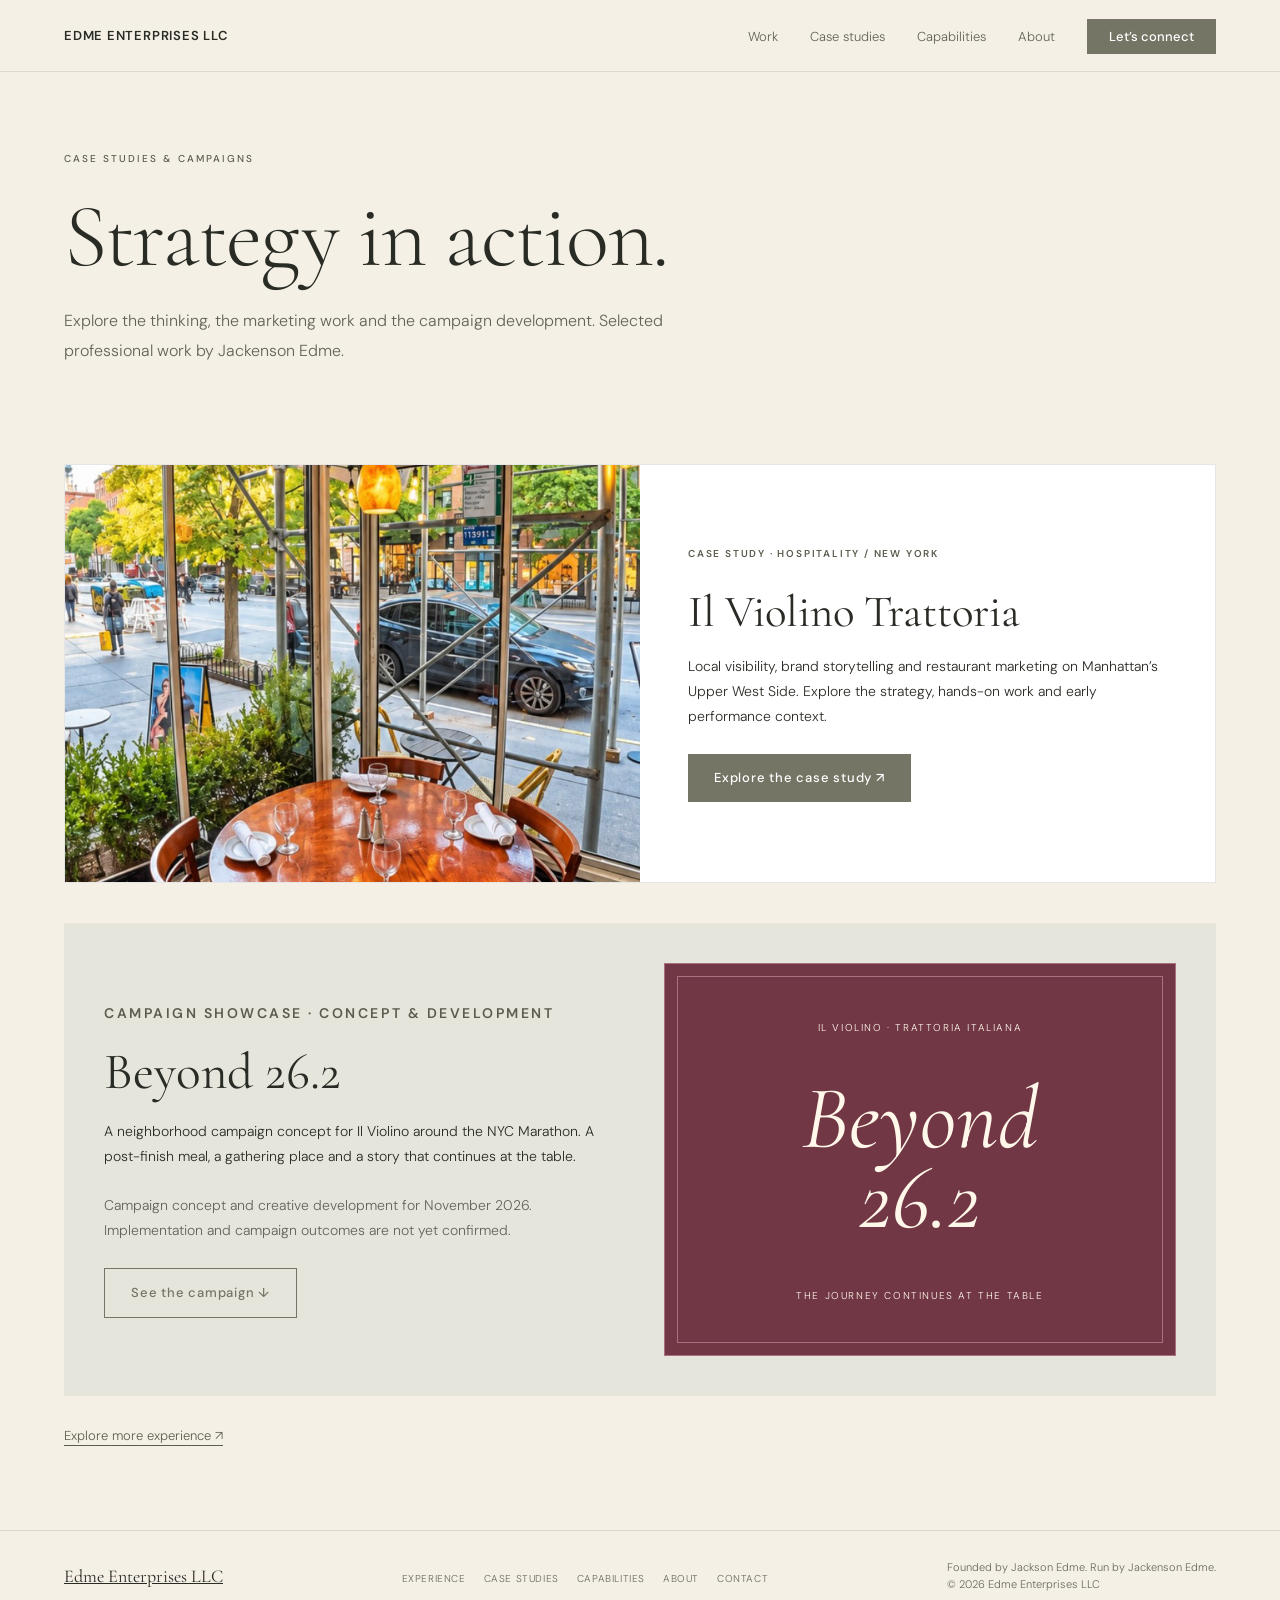
<file: casestudy/index.html>
<!DOCTYPE html>
<html lang="en">
<head>
<meta charset="UTF-8">
<meta name="viewport" content="width=device-width,initial-scale=1">
<title>Case Studies & Campaigns — Edme Enterprises LLC</title>
<meta name="description" content="Selected marketing work and campaign development, featuring Il Violino Trattoria and the Beyond 26.2 marathon concept.">
<meta name="theme-color" content="#747565">
<link rel="preconnect" href="https://fonts.googleapis.com">
<link rel="preconnect" href="https://fonts.gstatic.com" crossorigin>
<link href="https://fonts.googleapis.com/css2?family=Cormorant+Garamond:ital,wght@0,300;0,400;0,600;1,300;1,400;1,600&family=DM+Sans:opsz,wght@9..40,300;9..40,400;9..40,500;9..40,600&display=swap" rel="stylesheet">
<link rel="stylesheet" href="../assets/site.css">
<noscript>
<style>.reveal,.hero-tag,.hero-meta,.hero-actions,.name-inner{opacity:1!important;transform:none!important}</style>
</noscript>
<script src="../assets/site.js" defer>
</script>
</head>
<body>
<a class="skip-link" href="#main">Skip to content</a>
<div id="progress" aria-hidden="true">
</div>
<nav aria-label="Main navigation">
<a href="../index.html" class="nav-logo">Edme Enterprises LLC</a>
<button class="mobile-menu" type="button" aria-expanded="false" aria-controls="navigation">Menu</button>
<ul class="nav-links" id="navigation">
<li>
<a href="../index.html#work">Work</a>
</li>
<li>
<a href="index.html">Case studies</a>
</li>
<li>
<a href="../index.html#capabilities">Capabilities</a>
</li>
<li>
<a href="../index.html#about">About</a>
</li>
<li>
<a href="../index.html#contact" class="nav-cta">Let’s connect</a>
</li>
</ul>
</nav>
<main id="main">
<header class="subpage-intro">
<p class="sec-label reveal">Case studies &amp; campaigns</p>
<h1 class="reveal">Strategy in action.</h1>
<p class="section-intro reveal">Explore the thinking, the marketing work and the campaign development. Selected professional work by Jackenson Edme.</p>
</header>
<section class="subpage-main">
<article class="featured-case reveal">
<a class="featured-image" href="il-violino/index.html">
<img src="il-violino/il-violino-hero.png" alt="A table inside Il Violino Trattoria" width="1034" height="750">
</a>
<div class="featured-copy">
<p class="case-org">Case study · Hospitality / New York</p>
<h3>Il Violino Trattoria</h3>
<p>Local visibility, brand storytelling and restaurant marketing on Manhattan’s Upper West Side. Explore the strategy, hands-on work and early performance context.</p>
<div class="feature-actions">
<a class="btn btn-navy" href="il-violino/index.html">Explore the case study ↗</a>
</div>
</div>
</article>
<article class="campaign-feature reveal" id="campaign">
<div>
<p class="case-org">Campaign showcase · Concept &amp; development</p>
<h2>Beyond 26.2</h2>
<p>A neighborhood campaign concept for Il Violino around the NYC Marathon. A post-finish meal, a gathering place and a story that continues at the table.</p>
<p class="section-intro">Campaign concept and creative development for November 2026. Implementation and campaign outcomes are not yet confirmed.</p>
<div class="feature-actions">
<a class="btn btn-outline" href="il-violino/index.html#marathon">See the campaign ↓</a>
</div>
</div>
<div class="campaign-poster" aria-label="Beyond 26.2 campaign concept">
<small>Il Violino · Trattoria Italiana</small>
<p class="poster-title">Beyond<br>26.2</p>
<small>The journey continues at the table</small>
</div>
</article>
<p class="section-intro reveal">
<a class="text-link" href="../index.html#experience">Explore more experience ↗</a>
</p>
</section>
</main>
<footer>
<a class="footer-logo" href="../index.html">Edme Enterprises LLC</a>
<ul class="footer-links">
<li>
<a href="../index.html#experience">Experience</a>
</li>
<li>
<a href="index.html">Case studies</a>
</li>
<li>
<a href="../index.html#capabilities">Capabilities</a>
</li>
<li>
<a href="../index.html#about">About</a>
</li>
<li>
<a href="../index.html#contact">Contact</a>
</li>
</ul>
<span class="footer-copy">Founded by Jackson Edme. Run by Jackenson Edme.<br>© 2026 Edme Enterprises LLC</span>
</footer>
</body>
</html>
</file>
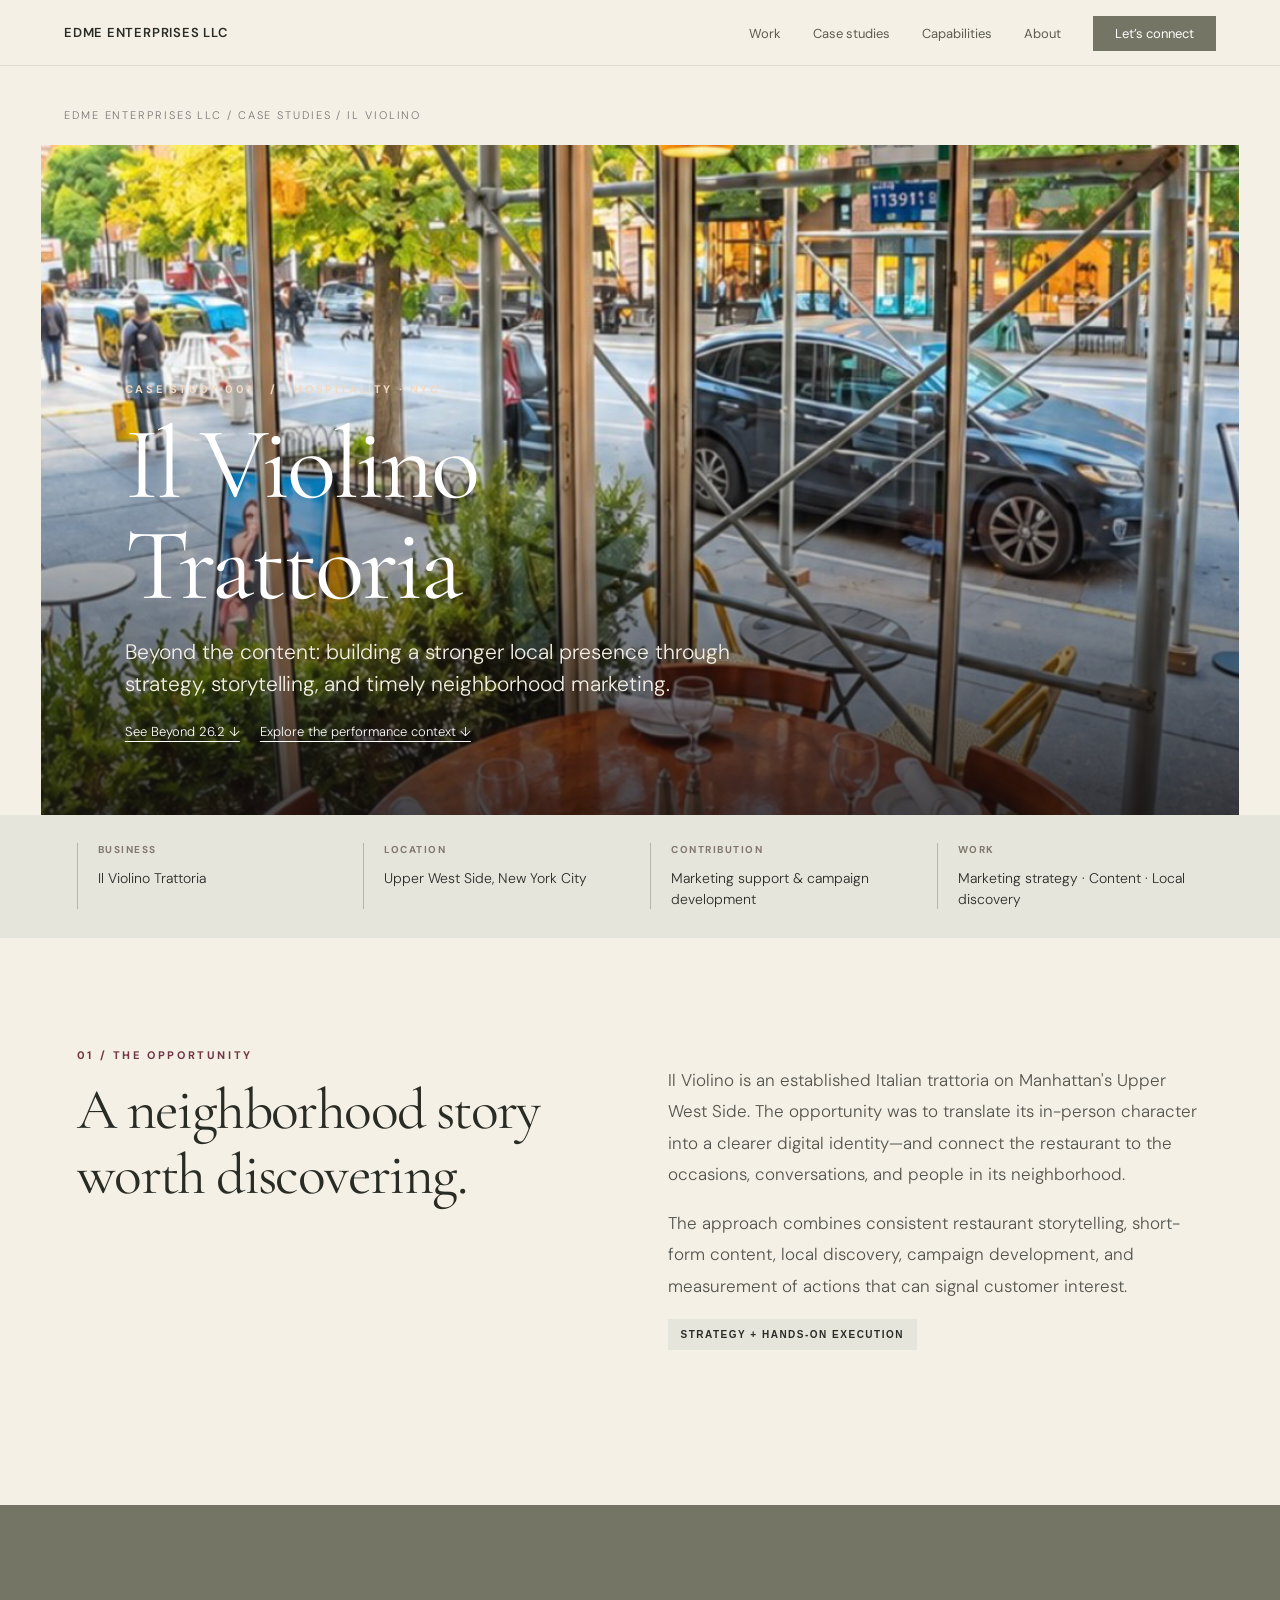
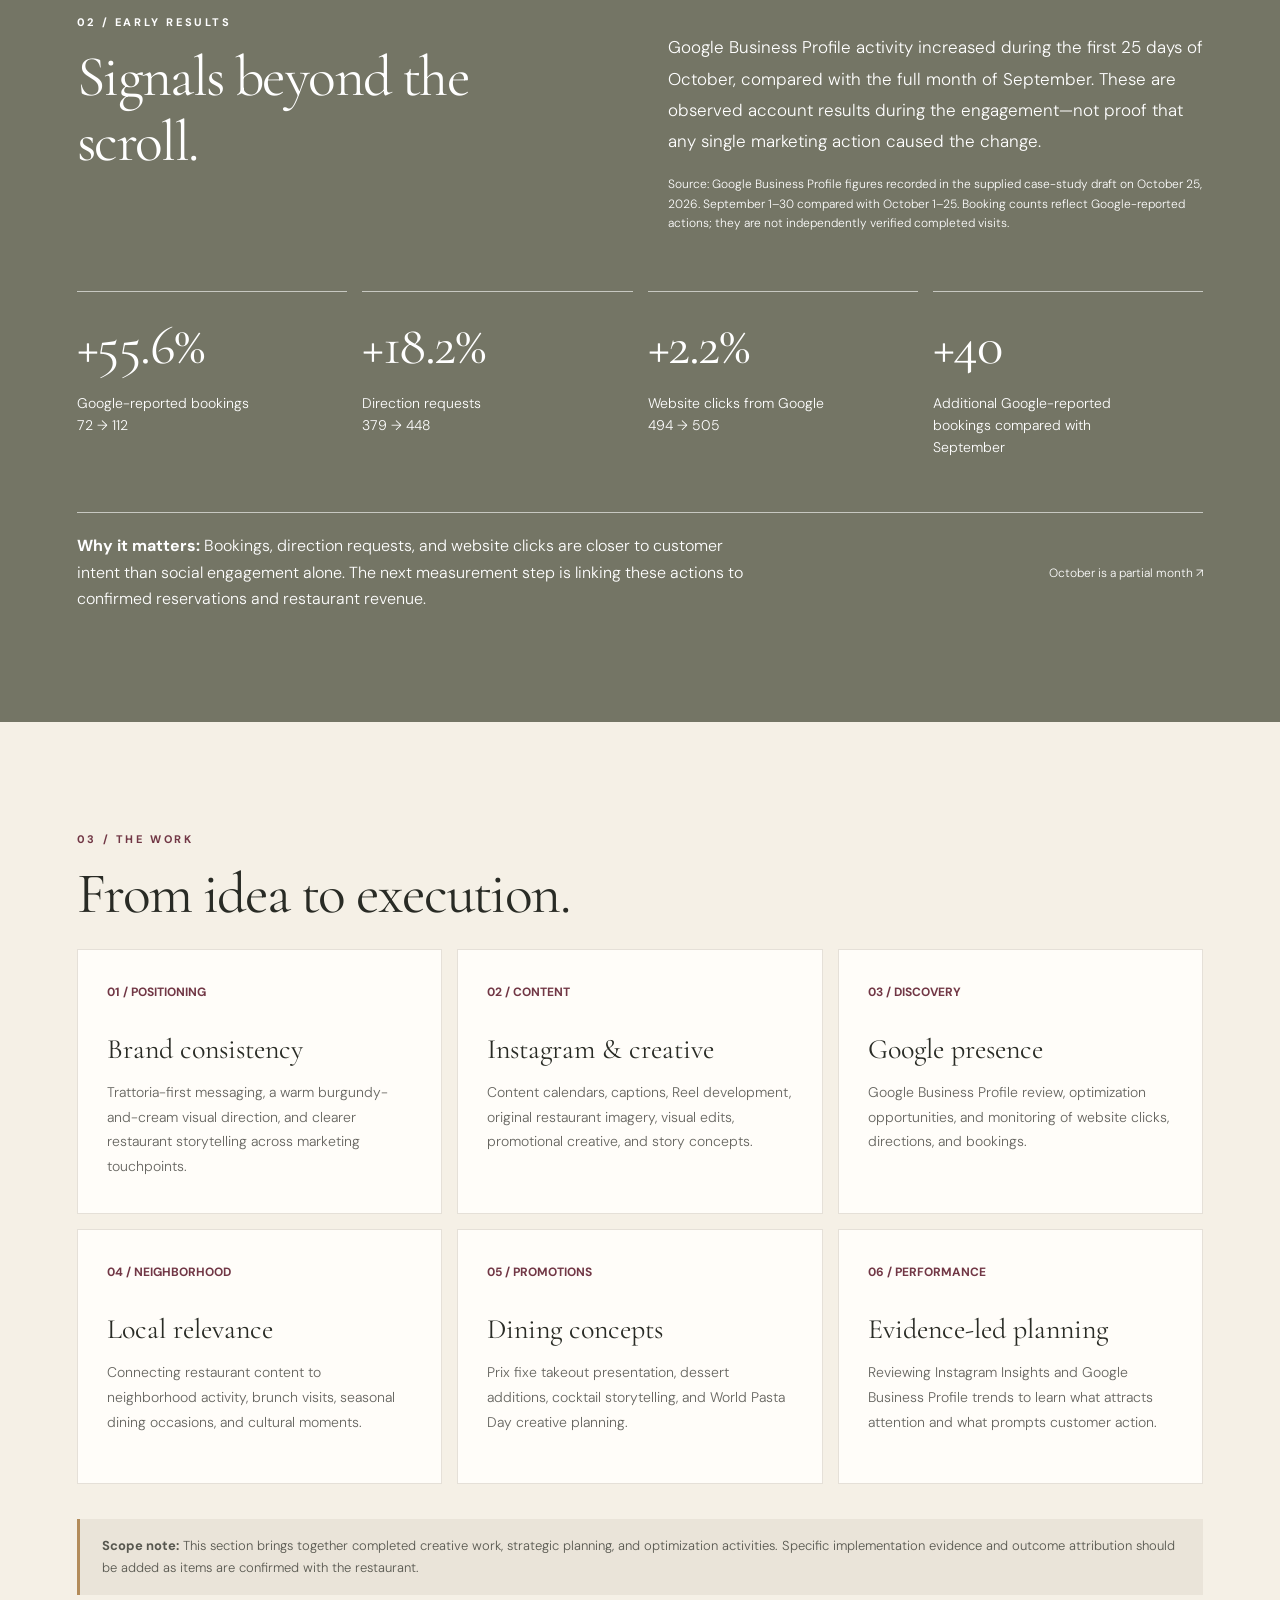
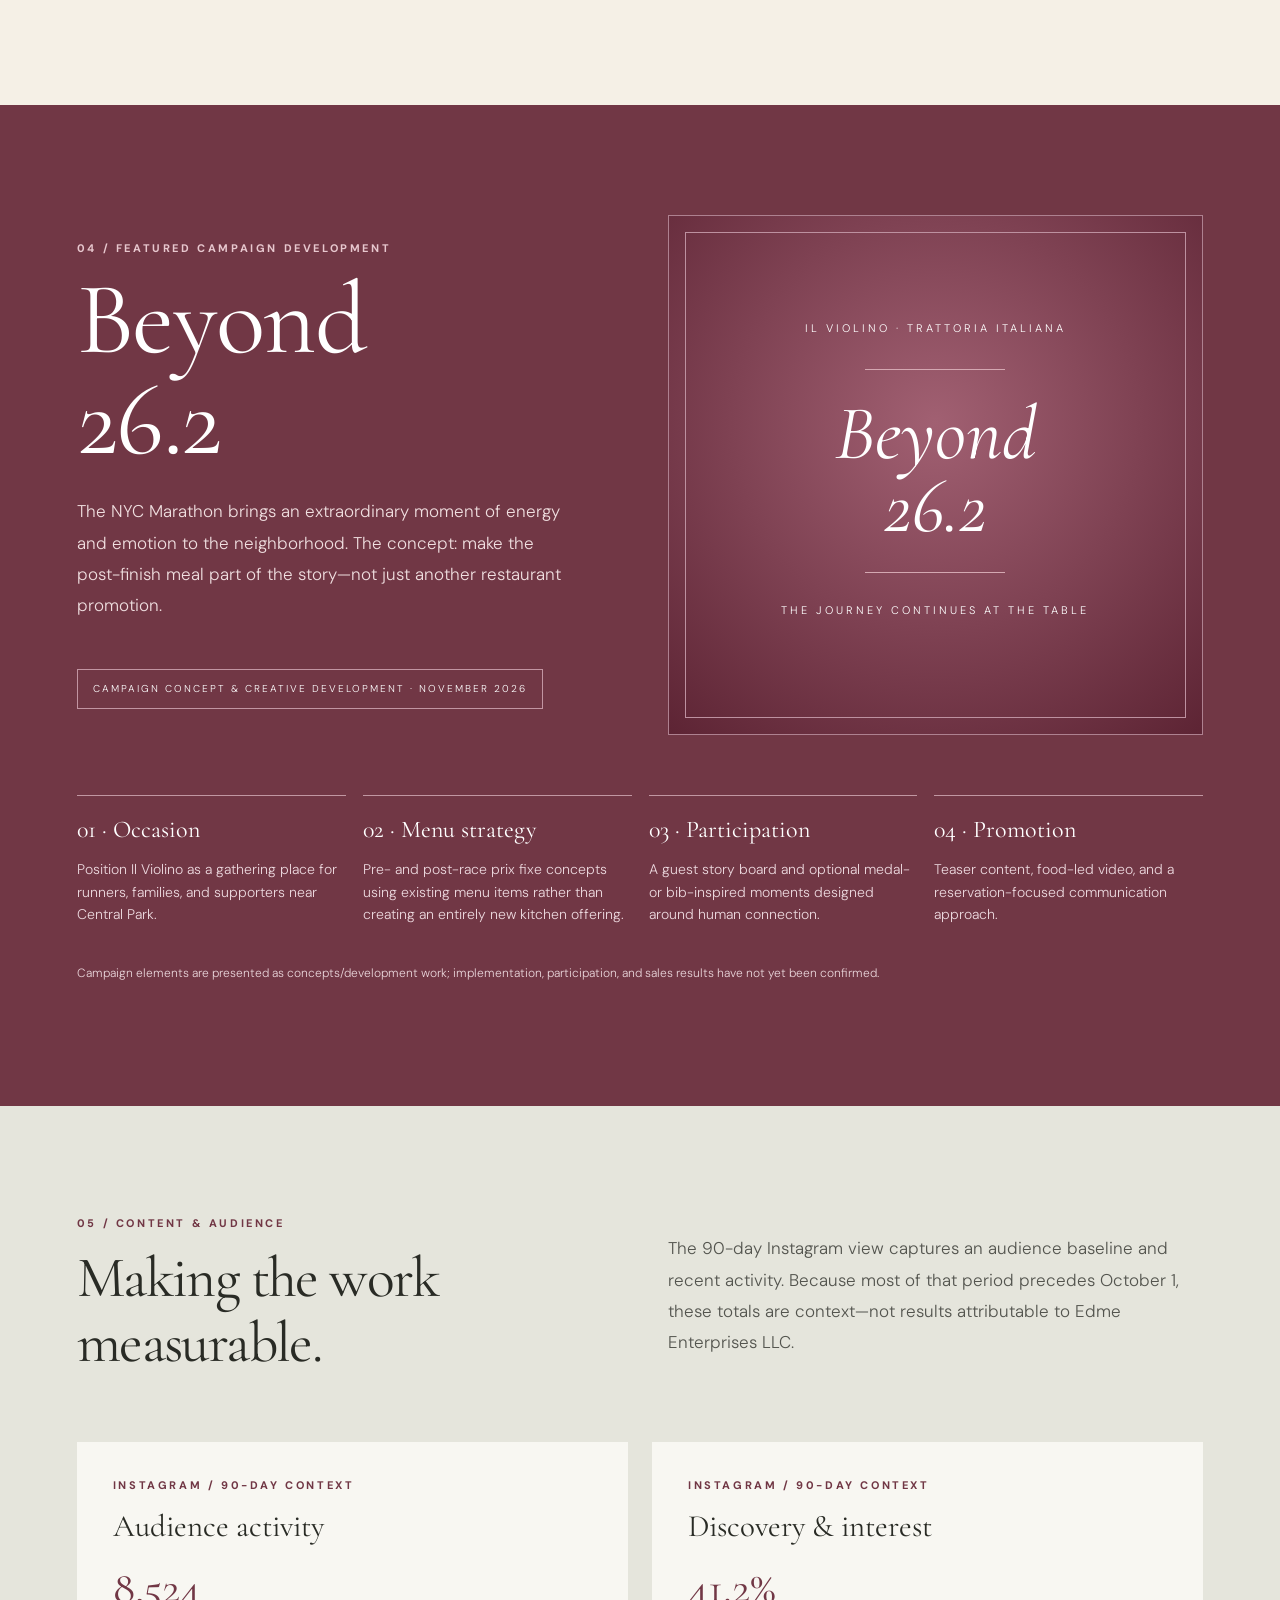
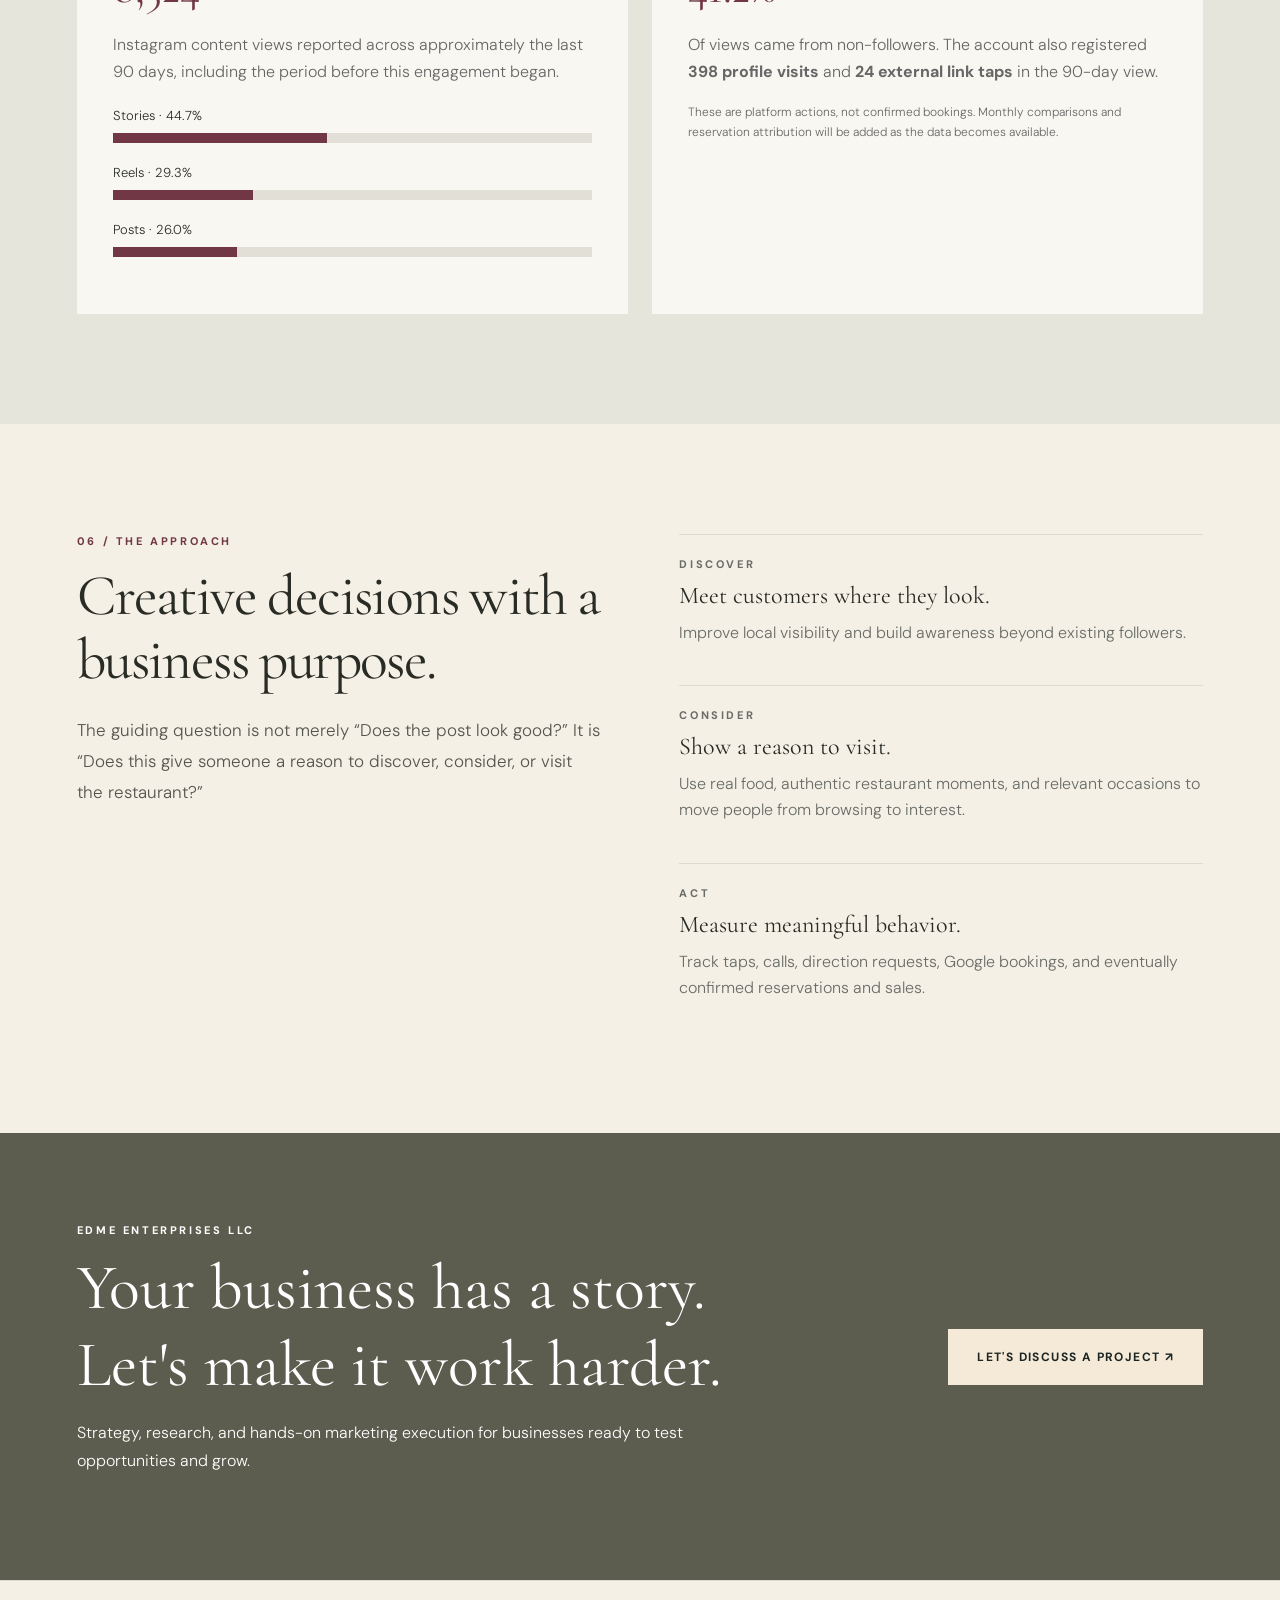
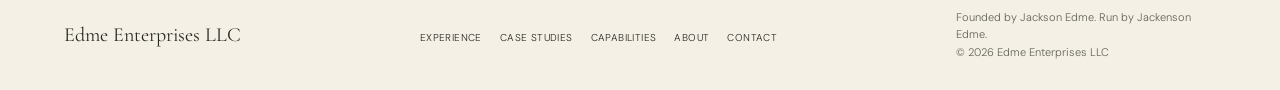
<file: casestudy/il-violino/index.html>
<!DOCTYPE html>
<html lang="en">
<head>
<meta charset="UTF-8">
<meta name="viewport" content="width=device-width,initial-scale=1">
<title>Il Violino — Case Study & Beyond 26.2 | Edme Enterprises LLC</title>
<meta name="description" content="Restaurant marketing, local discovery and the Beyond 26.2 campaign concept. Selected professional work by Jackenson Edme for Il Violino Trattoria.">
<link rel="preconnect" href="https://fonts.googleapis.com">
<link rel="preconnect" href="https://fonts.gstatic.com" crossorigin>
<link href="https://fonts.googleapis.com/css2?family=Cormorant+Garamond:ital,wght@0,300;0,400;0,600;1,300;1,400;1,600&family=DM+Sans:opsz,wght@9..40,300;9..40,400;9..40,500;9..40,600&display=swap" rel="stylesheet">
<link rel="stylesheet" href="../../assets/case-study.css">
<meta name="theme-color" content="#747565">
<script src="../../assets/site.js" defer>
</script>
<noscript>
<style>.reveal{opacity:1;transform:none}</style>
</noscript>
</head>
<body>
<a class="skip-link" href="#main">Skip to content</a>
<div id="progress" aria-hidden="true">
</div>
<nav aria-label="Main navigation">
<a href="../../index.html" class="nav-logo">Edme Enterprises LLC</a>
<button class="mobile-menu" type="button" aria-expanded="false" aria-controls="navigation">Menu</button>
<ul class="nav-links" id="navigation">
<li>
<a href="../../index.html#work">Work</a>
</li>
<li>
<a href="../index.html">Case studies</a>
</li>
<li>
<a href="../../index.html#capabilities">Capabilities</a>
</li>
<li>
<a href="../../index.html#about">About</a>
</li>
<li>
<a href="../../index.html#contact" class="nav-cta">Let’s connect</a>
</li>
</ul>
</nav>
<main id="main">
<div class="crumb">
<a href="../../index.html">Edme Enterprises LLC</a> / <a href="../index.html">Case studies</a> / <span aria-current="page">Il Violino</span>
</div>
<header class="hero">
<img alt="Table set beside the windows at Il Violino Trattoria" loading="eager" src="il-violino-hero.png" width="1034" height="750"/>
<div class="heroText">
<div class="micro heroLabel">CASE STUDY 001   /   HOSPITALITY · NYC</div>
<h1>Il Violino<br/>Trattoria</h1>
<p>Beyond the content: building a stronger local presence through strategy, storytelling, and timely neighborhood marketing.</p>
<div class="case-actions">
<a href="#marathon">See Beyond 26.2 ↓</a>
<a href="#results">Explore the performance context ↓</a>
</div>
</div>
</header>
<div class="topfacts">
<div>
<b>Business</b>
<span>Il Violino Trattoria</span>
</div>
<div>
<b>Location</b>
<span>Upper West Side, New York City</span>
</div>
<div>
<b>Contribution</b>
<span>Marketing support &amp; campaign development</span>
</div>
<div>
<b>Work</b>
<span>Marketing strategy · Content · Local discovery</span>
</div>
</div>
<section class="section reveal">
<div class="max sectionhead">
<div>
<div class="micro" style="color:var(--wine)">01 / THE OPPORTUNITY</div>
<h2>A neighborhood story worth discovering.</h2>
</div>
<div>
<p class="lead">Il Violino is an established Italian trattoria on Manhattan's Upper West Side. The opportunity was to translate its in-person character into a clearer digital identity—and connect the restaurant to the occasions, conversations, and people in its neighborhood.</p>
<p class="lead">The approach combines consistent restaurant storytelling, short-form content, local discovery, campaign development, and measurement of actions that can signal customer interest.</p>
<span class="pill">Strategy + hands-on execution</span>
</div>
</div>
</section>
<section class="section reveal metrics" id="results">
<div class="max">
<div class="sectionhead">
<div>
<div class="micro">02 / EARLY RESULTS</div>
<h2>Signals beyond the scroll.</h2>
</div>
<div>
<p class="lead">Google Business Profile activity increased during the first 25 days of October, compared with the full month of September. These are observed account results during the engagement—not proof that any single marketing action caused the change.</p>
<p class="smallnote">Source: Google Business Profile figures recorded in the supplied case-study draft on October 25, 2026. September 1–30 compared with October 1–25. Booking counts reflect Google-reported actions; they are not independently verified completed visits.</p>
</div>
</div>
<div class="statgrid">
<div class="stat">
<strong>+55.6%</strong>
<p>Google-reported bookings<br/>72 → 112</p>
</div>
<div class="stat">
<strong>+18.2%</strong>
<p>Direction requests<br/>379 → 448</p>
</div>
<div class="stat">
<strong>+2.2%</strong>
<p>Website clicks from Google<br/>494 → 505</p>
</div>
<div class="stat">
<strong>+40</strong>
<p>Additional Google-reported bookings compared with September</p>
</div>
</div>
<div class="comparison">
<p>
<b>Why it matters:</b> Bookings, direction requests, and website clicks are closer to customer intent than social engagement alone. The next measurement step is linking these actions to confirmed reservations and restaurant revenue.</p>
<span>October is a partial month ↗</span>
</div>
</div>
</section>
<section class="section reveal work" id="work">
<div class="max">
<div class="micro" style="color:var(--wine)">03 / THE WORK</div>
<h2>From idea to execution.</h2>
<div class="workgrid">
<article class="workcard">
<div class="num">01 / POSITIONING</div>
<h3>Brand consistency</h3>
<p>Trattoria-first messaging, a warm burgundy-and-cream visual direction, and clearer restaurant storytelling across marketing touchpoints.</p>
</article>
<article class="workcard">
<div class="num">02 / CONTENT</div>
<h3>Instagram &amp; creative</h3>
<p>Content calendars, captions, Reel development, original restaurant imagery, visual edits, promotional creative, and story concepts.</p>
</article>
<article class="workcard">
<div class="num">03 / DISCOVERY</div>
<h3>Google presence</h3>
<p>Google Business Profile review, optimization opportunities, and monitoring of website clicks, directions, and bookings.</p>
</article>
<article class="workcard">
<div class="num">04 / NEIGHBORHOOD</div>
<h3>Local relevance</h3>
<p>Connecting restaurant content to neighborhood activity, brunch visits, seasonal dining occasions, and cultural moments.</p>
</article>
<article class="workcard">
<div class="num">05 / PROMOTIONS</div>
<h3>Dining concepts</h3>
<p>Prix fixe takeout presentation, dessert additions, cocktail storytelling, and World Pasta Day creative planning.</p>
</article>
<article class="workcard">
<div class="num">06 / PERFORMANCE</div>
<h3>Evidence-led planning</h3>
<p>Reviewing Instagram Insights and Google Business Profile trends to learn what attracts attention and what prompts customer action.</p>
</article>
</div>
<div class="notice">
<b>Scope note:</b> This section brings together completed creative work, strategic planning, and optimization activities. Specific implementation evidence and outcome attribution should be added as items are confirmed with the restaurant.</div>
</div>
</section>
<section class="section reveal marathon" id="marathon">
<div class="max">
<div class="sectionhead">
<div>
<div class="micro">04 / FEATURED CAMPAIGN DEVELOPMENT</div>
<h2>Beyond<br/>26.2</h2>
<p class="lead">The NYC Marathon brings an extraordinary moment of energy and emotion to the neighborhood. The concept: make the post-finish meal part of the story—not just another restaurant promotion.</p>
<div class="labelstatus">Campaign concept &amp; creative development · November 2026</div>
</div>
<div class="artboard">
<div>
<div class="fine">IL VIOLINO · TRATTORIA ITALIANA</div>
<div class="line" style="margin-top:30px">
</div>
<div class="words">Beyond<br/>26.2</div>
<div class="line">
</div>
<p class="fine" style="margin-top:28px">THE JOURNEY CONTINUES AT THE TABLE</p>
</div>
</div>
</div>
<div class="marathonsteps">
<article>
<h3>01 · Occasion</h3>
<p>Position Il Violino as a gathering place for runners, families, and supporters near Central Park.</p>
</article>
<article>
<h3>02 · Menu strategy</h3>
<p>Pre- and post-race prix fixe concepts using existing menu items rather than creating an entirely new kitchen offering.</p>
</article>
<article>
<h3>03 · Participation</h3>
<p>A guest story board and optional medal- or bib-inspired moments designed around human connection.</p>
</article>
<article>
<h3>04 · Promotion</h3>
<p>Teaser content, food-led video, and a reservation-focused communication approach.</p>
</article>
</div>
<p class="smallnote" style="color:#ead6db;margin-top:25px">Campaign elements are presented as concepts/development work; implementation, participation, and sales results have not yet been confirmed.</p>
</div>
</section>
<section class="section reveal evidence">
<div class="max">
<div class="sectionhead">
<div>
<div class="micro" style="color:var(--wine)">05 / CONTENT &amp; AUDIENCE</div>
<h2>Making the work measurable.</h2>
</div>
<div>
<p class="lead">The 90-day Instagram view captures an audience baseline and recent activity. Because most of that period precedes October 1, these totals are context—not results attributable to Edme Enterprises LLC.</p>
</div>
</div>
<div class="evidencegrid">
<div class="databox">
<div class="micro" style="color:var(--wine)">Instagram / 90-day context</div>
<h3>Audience activity</h3>
<div class="stats">8,524</div>
<p>Instagram content views reported across approximately the last 90 days, including the period before this engagement began.</p>
<div class="barrow">Stories · 44.7%<div class="track">
<div class="fill" style="width:44.7%">
</div>
</div>
</div>
<div class="barrow">Reels · 29.3%<div class="track">
<div class="fill" style="width:29.3%">
</div>
</div>
</div>
<div class="barrow">Posts · 26.0%<div class="track">
<div class="fill" style="width:26%">
</div>
</div>
</div>
</div>
<div class="databox">
<div class="micro" style="color:var(--wine)">Instagram / 90-day context</div>
<h3>Discovery &amp; interest</h3>
<div class="stats">41.2%</div>
<p>Of views came from non-followers. The account also registered <b>398 profile visits</b> and <b>24 external link taps</b> in the 90-day view.</p>
<p class="smallnote">These are platform actions, not confirmed bookings. Monthly comparisons and reservation attribution will be added as the data becomes available.</p>
</div>
</div>
</div>
</section>
<section class="section reveal">
<div class="max insightrow">
<div>
<div class="micro" style="color:var(--wine)">06 / THE APPROACH</div>
<h2>Creative decisions with a business purpose.</h2>
<p class="lead">The guiding question is not merely “Does the post look good?” It is “Does this give someone a reason to discover, consider, or visit the restaurant?”</p>
</div>
<div class="numberlist">
<article>
<div class="micro muted">DISCOVER</div>
<h3>Meet customers where they look.</h3>
<p>Improve local visibility and build awareness beyond existing followers.</p>
</article>
<article>
<div class="micro muted">CONSIDER</div>
<h3>Show a reason to visit.</h3>
<p>Use real food, authentic restaurant moments, and relevant occasions to move people from browsing to interest.</p>
</article>
<article>
<div class="micro muted">ACT</div>
<h3>Measure meaningful behavior.</h3>
<p>Track taps, calls, direction requests, Google bookings, and eventually confirmed reservations and sales.</p>
</article>
</div>
</div>
</section>
<section class="footcta">
<div class="max">
<div>
<div class="micro" style="color:#c4cfc8">EDME ENTERPRISES LLC</div>
<h2>Your business has a story. Let's make it work harder.</h2>
<p style="color:#c2cec6;max-width:650px;line-height:1.7">Strategy, research, and hands-on marketing execution for businesses ready to test opportunities and grow.</p>
</div>
<a class="cta" href="../../index.html#contact">Let's discuss a project ↗</a>
</div>
</section>
</main>
<footer>
<a class="footer-logo" href="../../index.html">Edme Enterprises LLC</a>
<ul class="footer-links">
<li>
<a href="../../index.html#experience">Experience</a>
</li>
<li>
<a href="../index.html">Case studies</a>
</li>
<li>
<a href="../../index.html#capabilities">Capabilities</a>
</li>
<li>
<a href="../../index.html#about">About</a>
</li>
<li>
<a href="../../index.html#contact">Contact</a>
</li>
</ul>
<span class="footer-copy">Founded by Jackson Edme. Run by Jackenson Edme.<br>© 2026 Edme Enterprises LLC</span>
</footer>
</body>
</html>
</file>
<file: assets/site.css>
/* ============================================================
   EDME ENTERPRISES LLC — AGENCY
   Palette  : Warm cream base · Olive gray (#747565) accent
   Fonts    : Cormorant Garamond + DM Sans
   Style    : Original portfolio layout and motion, agency content
   ============================================================ */

*, *::before, *::after { box-sizing: border-box; margin: 0; padding: 0; }

:root {
  --cream:    #F5F0E6;
  --white:    #FFFFFF;
  --accent:     #747565;
  --accent-lt:  #5E5F50;
  --accent-dim: rgba(116, 117, 101, 0.09);
  --text:     #292B25;
  --muted:    #62635A;
  --dim:      #696A60;
  --border:   rgba(17, 17, 17, 0.1);
  --warm:     #8C7560;
  --ease:     cubic-bezier(0.25, 0.46, 0.45, 0.94);
}

html { scroll-behavior: smooth; }

body {
  background: var(--cream);
  color: var(--text);
  font-family: 'DM Sans', sans-serif;
  font-weight: 300;
  font-size: 16px;
  line-height: 1.7;
  -webkit-font-smoothing: antialiased;
  overflow-x: hidden;
}

/* ── SCROLL PROGRESS ── */
#progress {
  position: fixed; top: 0; left: 0;
  height: 3px; background: var(--accent); width: 0%;
  z-index: 999; transition: width 0.1s linear;
}

/* ── NAV ── */
nav {
  position: fixed; top: 0; left: 0; right: 0;
  z-index: 500;
  padding: 22px 64px;
  display: flex; justify-content: space-between; align-items: center;
  background: rgba(245, 240, 230, 0.95);
  backdrop-filter: blur(8px);
  border-bottom: 1px solid var(--border);
}
.nav-logo {
  font-family: 'DM Sans', sans-serif;
  font-size: 13px; font-weight: 600;
  letter-spacing: 0.06em; text-transform: uppercase;
  color: var(--accent); text-decoration: none;
}
.nav-links { display: flex; gap: 32px; list-style: none; align-items: center; }
.nav-links a {
  font-size: 13px; color: var(--muted); text-decoration: none;
  transition: color 200ms var(--ease);
}
.nav-links a:hover { color: var(--accent); }
.nav-cta {
  background: var(--accent) !important;
  color: var(--white) !important;
  padding: 9px 22px !important;
  font-weight: 500 !important;
  transition: background 200ms var(--ease) !important;
}
.nav-cta:hover { background: var(--accent-lt) !important; }

/* ── REVEAL ANIMATION ── */
.reveal {
  opacity: 0; transform: translateY(28px);
  transition: opacity 0.8s var(--ease), transform 0.8s var(--ease);
}
.reveal.visible { opacity: 1; transform: translateY(0); }
.d1 { transition-delay: 0.1s; }
.d2 { transition-delay: 0.2s; }
.d3 { transition-delay: 0.3s; }
.d4 { transition-delay: 0.4s; }

/* ── HERO ── */
.hero {
  min-height: 100vh;
  display: grid;
  grid-template-columns: 1fr 420px;
  gap: 0;
  padding-top: 88px;
  background: var(--cream);
}

.hero-left {
  padding: 72px 64px 80px;
  display: flex; flex-direction: column; justify-content: space-between;
}

.hero-tag {
  display: inline-flex; align-items: center; gap: 8px;
  font-size: 11px; font-weight: 500; letter-spacing: 0.16em;
  text-transform: uppercase; color: var(--accent);
  margin-bottom: 40px;
  opacity: 0; transform: translateY(12px);
  transition: opacity 0.6s var(--ease), transform 0.6s var(--ease);
}
.hero-tag.visible { opacity: 1; transform: translateY(0); }
.hero-tag::before {
  content: '';
  display: inline-block; width: 24px; height: 2px;
  background: var(--accent);
}

.hero-name {
  font-family: 'Cormorant Garamond', serif;
  font-size: clamp(64px, 10vw, 130px);
  font-weight: 300; line-height: 0.95;
  letter-spacing: -0.02em; color: var(--text);
  margin-bottom: 48px;
}
.hero-name em { font-style: italic; color: var(--accent); }
.name-line { display: block; overflow: hidden; }
.name-inner {
  display: block; transform: translateY(110%);
  transition: transform 0.9s var(--ease);
}
.name-inner.visible { transform: translateY(0); }

.hero-hook {
  font-family: 'Cormorant Garamond', serif;
  font-size: clamp(18px, 2vw, 24px);
  font-weight: 300; font-style: italic;
  color: var(--text); line-height: 1.5;
  max-width: 480px; margin-bottom: 48px;
  border-left: 3px solid var(--accent);
  padding-left: 20px;
}

.hero-meta {
  display: flex; gap: 40px; align-items: flex-start;
  padding-top: 40px; border-top: 1px solid var(--border);
  opacity: 0; transform: translateY(12px);
  transition: opacity 0.7s 0.8s var(--ease), transform 0.7s 0.8s var(--ease);
}
.hero-meta.visible { opacity: 1; transform: translateY(0); }

.meta-block p { font-size: 12px; color: var(--text); letter-spacing: 0.06em; }
.meta-block strong { display: block; font-size: 14px; font-weight: 700; color: var(--text); margin-bottom: 2px; }

.hero-actions {
  display: flex; gap: 12px; align-items: center; flex-wrap: wrap;
  margin-top: 44px;
  opacity: 0;
  transition: opacity 0.7s 1s var(--ease);
}
.hero-actions.visible { opacity: 1; }

/* ── HERO PHOTO PANEL ── */
.hero-right {
  position: relative; overflow: hidden;
  background: var(--accent);
}
.hero-photo {
  width: 100%; height: 100%;
  object-fit: cover; object-position: top center;
  display: block;
  filter: brightness(0.75) saturate(0.9);
  transition: transform 0.4s var(--ease);
}
.hero-right:hover .hero-photo { transform: scale(1.02); }
.hero-overlay {
  position: absolute; bottom: 0; left: 0; right: 0;
  padding: 32px;
  background: linear-gradient(to top, rgba(66,67,56,0.85) 0%, transparent 100%);
}
.hero-overlay-text {
  font-size: 11px; letter-spacing: 0.14em; text-transform: uppercase;
  color: rgba(255,255,255,0.7);
}

/* ── BUTTONS ── */
.btn {
  display: inline-flex; align-items: center; gap: 8px;
  font-family: 'DM Sans', sans-serif;
  font-size: 13px; font-weight: 500;
  letter-spacing: 0.06em; text-decoration: none;
  border: none; cursor: pointer;
  transition: all 220ms var(--ease);
  padding: 13px 26px;
}
.btn:focus-visible { outline: 2px solid var(--accent); outline-offset: 3px; }

.btn-navy { background: var(--accent); color: var(--white); }
.btn-navy:hover { background: var(--accent-lt); transform: translateY(-1px); }

.btn-outline {
  background: transparent; color: var(--accent);
  border: 1.5px solid var(--accent);
}
.btn-outline:hover { background: var(--accent-dim); }

/* ── SECTION SHELL ── */
.section { padding: 100px 64px; }
.section-alt { background: var(--white); }

.section-header {
  display: flex; align-items: center; gap: 16px;
  margin-bottom: 64px;
}
.sec-num {
  font-family: 'Cormorant Garamond', serif;
  font-size: 13px; color: var(--accent); letter-spacing: 0.08em;
}
.sec-label {
  font-size: 10px; letter-spacing: 0.2em; text-transform: uppercase;
  color: var(--accent); font-weight: 500;
}
.sec-rule { flex: 1; height: 1px; background: var(--border); }

.section-title {
  font-family: 'Cormorant Garamond', serif;
  font-size: clamp(36px, 4vw, 56px);
  font-weight: 300; line-height: 1.1; color: var(--text);
}
.section-title em { font-style: italic; color: var(--accent); }

/* ── EXPERTISE ── */
.expertise-inner {
  display: grid;
  grid-template-columns: 1fr 1fr;
  gap: 64px; align-items: start;
  margin-bottom: 56px;
}
.expertise-intro {
  font-size: 16px; color: var(--text); line-height: 1.8;
  max-width: 440px;
}

.skills-list {
  display: grid; grid-template-columns: 1fr 1fr; gap: 0;
  border: 1px solid var(--border);
}
.skill-item {
  display: flex; align-items: center; gap: 14px;
  padding: 16px 20px;
  border-right: 1px solid var(--border);
  border-bottom: 1px solid var(--border);
  transition: background 200ms var(--ease);
  cursor: default;
}
.skill-item:nth-child(even) { border-right: none; }
.skill-item:nth-last-child(-n+2) { border-bottom: none; }
.skill-item:hover { background: var(--accent-dim); }
.skill-num {
  font-family: 'Cormorant Garamond', serif;
  font-size: 13px; color: var(--accent); flex-shrink: 0;
  font-weight: 400;
}
.skill-name { font-size: 14px; color: var(--muted); font-weight: 400; }

/* ── VENTURES ── */
.case-list { margin-top: 56px; }
.case-row {
  display: grid;
  grid-template-columns: 56px 1fr auto;
  gap: 32px; align-items: start;
  padding: 44px 0;
  border-bottom: 1px solid var(--border);
  position: relative;
  transition: background 200ms var(--ease);
}
.case-row::before {
  content: ''; position: absolute; inset: 0 -64px;
  background: var(--accent-dim); opacity: 0;
  transition: opacity 250ms var(--ease); z-index: -1;
}
.case-row:hover::before { opacity: 1; }

.case-idx {
  font-family: 'Cormorant Garamond', serif;
  font-size: 14px; color: var(--accent); padding-top: 3px; font-weight: 400;
}
.case-org {
  font-size: 10px; letter-spacing: 0.18em; text-transform: uppercase;
  color: var(--accent); font-weight: 600; margin-bottom: 8px;
}
.case-title {
  font-family: 'Cormorant Garamond', serif;
  font-size: clamp(22px, 2.5vw, 32px);
  font-weight: 400; color: var(--text); line-height: 1.2; margin-bottom: 14px;
}
.case-tags { display: flex; gap: 6px; flex-wrap: wrap; margin-bottom: 20px; }
.tag {
  font-size: 11px; letter-spacing: 0.08em; font-weight: 500;
  color: var(--accent); background: var(--accent-dim);
  padding: 4px 12px; border-radius: 2px;
}
.psm { display: grid; grid-template-columns: 1fr 1fr 1fr; gap: 20px; }
.psm-block {}
.psm-label {
  font-size: 9px; letter-spacing: 0.18em; text-transform: uppercase;
  color: var(--accent); font-weight: 600; margin-bottom: 5px;
}
.psm-text { font-size: 13px; color: var(--text); line-height: 1.65; }

.case-arrow {
  font-size: 20px; color: var(--accent);
  transition: transform 220ms var(--ease);
  padding-top: 4px;
}
.case-row:hover .case-arrow { transform: translate(4px, -4px); }

/* ── ABOUT ── */
.about-grid {
  display: grid; grid-template-columns: 340px 1fr;
  gap: 80px; align-items: start;
}

.about-photo-col { position: sticky; top: 108px; }
.photo-frame {
  width: 100%; aspect-ratio: 3/4; overflow: hidden;
  background: var(--accent); position: relative;
}
.photo-frame img {
  width: 100%; height: 115%;
  object-fit: cover; object-position: top;
  display: block; filter: brightness(0.8);
  transition: transform 0.5s var(--ease);
}
.photo-frame:hover img { transform: scale(1.03); }
.photo-caption {
  margin-top: 16px; font-size: 12px; color: var(--text);
  letter-spacing: 0.06em; line-height: 1.6;
}
.photo-caption strong { color: var(--accent); font-weight: 500; }

.about-content {}
.about-intro {
  font-family: 'Cormorant Garamond', serif;
  font-size: clamp(20px, 2.2vw, 28px);
  font-weight: 300; font-style: italic;
  color: var(--muted); line-height: 1.5; margin-bottom: 36px;
}
.about-body {
  font-size: 16px; color: var(--text); line-height: 1.85;
  margin-bottom: 48px;
}
.about-body p + p { margin-top: 16px; }
.about-body strong { color: var(--text); font-weight: 500; }

/* Timeline */
.timeline { margin-bottom: 44px; }
.tl-heading {
  font-size: 10px; letter-spacing: 0.2em; text-transform: uppercase;
  color: var(--accent); font-weight: 600; margin-bottom: 20px;
}
.tl-item {
  display: grid; grid-template-columns: 100px 1fr;
  gap: 20px; padding: 18px 0;
  border-top: 1px solid var(--border);
}
.tl-year { font-size: 12px; color: var(--accent); font-weight: 700; padding-top: 2px; }
.tl-role {
  font-family: 'Cormorant Garamond', serif;
  font-size: 18px; font-weight: 700; color: var(--text); margin-bottom: 3px;
}
.tl-detail { font-size: 13px; color: var(--text); line-height: 1.6; }

/* Language chips */
.lang-row { display: flex; flex-wrap: wrap; gap: 8px; margin-bottom: 40px; }
.lang-chip {
  font-size: 13px; color: var(--accent);
  border: 1.5px solid var(--accent);
  padding: 7px 16px; font-weight: 400;
  cursor: default;
  transition: background 200ms var(--ease), color 200ms var(--ease);
}
.lang-chip:hover { background: var(--accent); color: var(--white); }

/* ── PRESS ── */
.press-grid {
  display: grid; grid-template-columns: repeat(3, 1fr);
  gap: 16px; margin-bottom: 48px;
}
.press-card {
  background: var(--cream); border: 1px solid var(--border);
  padding: 32px; text-decoration: none; color: inherit;
  display: block; transition: border-color 220ms var(--ease), background 220ms var(--ease);
}
.press-card:hover { border-color: var(--accent); background: var(--white); }
.press-source {
  font-size: 10px; letter-spacing: 0.18em; text-transform: uppercase;
  color: var(--accent); font-weight: 600; margin-bottom: 16px;
}
.press-quote {
  font-family: 'Cormorant Garamond', serif;
  font-size: 18px; font-weight: 300; font-style: italic;
  color: var(--text); line-height: 1.5; margin-bottom: 16px;
}
.press-meta { font-size: 12px; color: var(--dim); }

.press-placeholder {
  background: var(--cream); border: 1px dashed var(--border); padding: 32px;
  display: flex; flex-direction: column; justify-content: center;
}
.press-placeholder .press-source { color: var(--dim); }
.press-placeholder p { font-size: 14px; color: var(--dim); font-style: italic; }

.assoc-strip {
  padding: 32px 0; border-top: 1px solid var(--border);
  display: flex; align-items: center; gap: 40px; flex-wrap: wrap;
}
.assoc-label {
  font-size: 10px; letter-spacing: 0.18em; text-transform: uppercase;
  color: var(--accent); font-weight: 600; white-space: nowrap;
}
.assoc-org {
  font-family: 'Cormorant Garamond', serif;
  font-size: 20px; font-weight: 400; color: var(--border);
  transition: color 220ms var(--ease); cursor: pointer; text-decoration: none;
}
.assoc-org:hover { color: var(--muted); text-decoration: none; }

/* ── CONTACT ── */
.contact-section {
  background: var(--accent); padding: 100px 64px;
}
.contact-section .sec-num,
.contact-section .sec-label { color: rgba(255,255,255,0.5); }
.contact-section .sec-rule { background: rgba(255,255,255,0.12); }

.contact-inner {
  display: grid; grid-template-columns: 1fr 1fr;
  gap: 80px;
}

.contact-headline {
  font-family: 'Cormorant Garamond', serif;
  font-size: clamp(38px, 4.5vw, 60px);
  font-weight: 300; line-height: 1.1;
  color: var(--white); margin-bottom: 20px;
}
.contact-headline em { font-style: italic; color: rgba(255,255,255,0.5); }

.contact-sub {
  font-size: 15px; color: rgba(255,255,255,0.55); line-height: 1.8; margin-bottom: 40px;
}

.cta-list { display: flex; flex-direction: column; gap: 2px; }
.cta-row {
  display: flex; justify-content: space-between; align-items: center;
  padding: 16px 20px;
  background: rgba(255,255,255,0.06);
  border: 1px solid rgba(255,255,255,0.08);
  text-decoration: none; color: inherit;
  transition: background 220ms var(--ease), border-color 220ms var(--ease);
  cursor: pointer;
}
.cta-row:hover { background: rgba(255,255,255,0.1); border-color: rgba(255,255,255,0.2); }
.cta-row-label { font-size: 9px; letter-spacing: 0.18em; text-transform: uppercase; color: rgba(255,255,255,0.4); margin-bottom: 3px; }
.cta-row-value {
  font-family: 'Cormorant Garamond', serif;
  font-size: 18px; font-weight: 400; color: var(--white);
}
.cta-arr { font-size: 18px; color: rgba(255,255,255,0.4); transition: transform 220ms var(--ease); }
.cta-row:hover .cta-arr { transform: translate(4px, -4px); color: var(--white); }

/* Contact form */
.form-label {
  font-family: 'Cormorant Garamond', serif;
  font-size: 20px; font-weight: 300; font-style: italic;
  color: rgba(255,255,255,0.35); margin-bottom: 28px;
}
.form-row { display: grid; grid-template-columns: 1fr 1fr; gap: 24px; }
.f-field { margin-bottom: 24px; }
.f-field label {
  display: block; font-size: 9px; letter-spacing: 0.18em; text-transform: uppercase;
  color: rgba(255,255,255,0.4); margin-bottom: 8px;
}
.f-field input,
.f-field textarea,
.f-field select {
  width: 100%; background: transparent;
  border: none; border-bottom: 1px solid rgba(255,255,255,0.2);
  color: var(--white); font-family: 'DM Sans', sans-serif;
  font-size: 15px; font-weight: 300; padding: 10px 0 12px;
  outline: none; display: block; resize: none; -webkit-appearance: none;
  transition: border-color 220ms var(--ease);
}
.f-field input::placeholder, .f-field textarea::placeholder { color: rgba(255,255,255,0.2); }
.f-field input:focus, .f-field textarea:focus, .f-field select:focus { border-bottom-color: rgba(255,255,255,0.6); }
.f-field textarea { height: 70px; }
.f-field select option { background: var(--accent); color: var(--white); }

.btn-submit {
  display: inline-flex; align-items: center; gap: 8px;
  background: var(--white); color: var(--accent);
  border: none; font-family: 'DM Sans', sans-serif;
  font-size: 13px; font-weight: 600;
  letter-spacing: 0.06em; text-transform: uppercase;
  padding: 14px 28px; cursor: pointer; margin-top: 4px;
  transition: background 220ms var(--ease), transform 200ms var(--ease);
}
.btn-submit:hover { background: #f0ede8; transform: translateY(-1px); }

/* ── FOOTER ── */
footer {
  background: var(--cream);
  padding: 28px 64px;
  border-top: 1px solid var(--border);
  display: flex; justify-content: space-between; align-items: center;
}
.footer-logo {
  font-family: 'Cormorant Garamond', serif;
  font-size: 18px; font-weight: 400; color: var(--accent);
}
.footer-links { display: flex; gap: 24px; list-style: none; }
.footer-links a {
  font-size: 12px; letter-spacing: 0.06em; text-transform: uppercase;
  color: var(--dim); text-decoration: none;
  transition: color 200ms var(--ease);
}
.footer-links a:hover { color: var(--accent); }
.footer-copy { font-size: 12px; color: var(--dim); }

/* ── ICON ── */
.icon {
  width: 14px; height: 14px;
  stroke: currentColor; fill: none; stroke-width: 1.5;
  stroke-linecap: round; stroke-linejoin: round; flex-shrink: 0;
}

/* ── RESPONSIVE ── */
@media (max-width: 1080px) {
  nav, .section, .contact-section, footer { padding-left: 40px; padding-right: 40px; }
  .hero { grid-template-columns: 1fr; }
  .hero-right { height: 460px; }
  .hero-left { padding: 72px 40px 60px; }
  .about-grid { grid-template-columns: 1fr; }
  .about-photo-col { position: static; }
  .photo-frame { aspect-ratio: 4/3; }
  .contact-inner { grid-template-columns: 1fr; gap: 48px; }
  .psm { grid-template-columns: 1fr; gap: 12px; }
  .case-row { grid-template-columns: 40px 1fr; }
  .case-arrow { display: none; }
}
@media (max-width: 768px) {
  nav, .section, .contact-section, footer { padding-left: 24px; padding-right: 24px; }
  .nav-links li:not(:last-child) { display: none; }
  .hero-left { padding: 60px 24px 48px; }
  .expertise-inner { grid-template-columns: 1fr; gap: 32px; }
  .skills-list { grid-template-columns: 1fr; }
  .skill-item:nth-child(even) { border-right: 1px solid var(--border); }
  .skill-item:nth-last-child(-n+2) { border-bottom: 1px solid var(--border); }
  .skill-item:last-child { border-bottom: none; }
  .press-grid { grid-template-columns: 1fr; }
  .form-row { grid-template-columns: 1fr; }
  footer { flex-direction: column; gap: 16px; text-align: center; }
  .hero-meta { flex-direction: column; gap: 20px; }
}

/* Agency content, retaining the original layout and entrance/scroll motion. */
:root { --accent-ink:#5C5D4F; --tint:#E5E5DC; }
section, [id], .contact-section { scroll-margin-top:100px; }
.skip-link{position:fixed;top:-100px;left:16px;z-index:1000;padding:12px 20px;background:var(--text);color:white}
.skip-link:focus{top:12px}
a{color:var(--accent-ink)}
a:focus-visible,button:focus-visible,input:focus-visible,select:focus-visible,textarea:focus-visible{outline:2px solid currentColor;outline-offset:5px}
.nav-logo{max-width:270px;color:var(--text)}
.hero-name{font-size:clamp(54px,6.2vw,94px);line-height:1.01;max-width:850px;margin-bottom:32px}
.hero-hook{font-size:clamp(20px,1.65vw,24px);max-width:590px;margin-bottom:36px}
.hero-meta{gap:28px;justify-content:space-between}
.hero-meta .meta-block{flex:1;min-width:0}.meta-block p{font-size:12px;letter-spacing:0;line-height:1.65}
.meta-block strong{font-size:12px;letter-spacing:.06em;text-transform:uppercase}
.hero-photo.city-photo{filter:brightness(.9) saturate(.85);object-position:center;height:100%}
.hero-overlay{background:linear-gradient(to top,rgba(41,43,37,.8),transparent)}
.hero-overlay-text{color:#fff}.hero-left{padding-top:62px}
.section-intro{font-size:16px;line-height:1.85;max-width:680px;margin-top:24px;color:var(--muted)}
.featured-case{display:grid;grid-template-columns:1fr 1fr;margin-top:42px;border:1px solid var(--border);background:var(--white)}
.featured-image{display:block;overflow:hidden;min-height:380px}
.featured-image img{width:100%;height:100%;object-fit:cover;display:block;transition:transform .5s var(--ease)}
.featured-image:hover img{transform:scale(1.025)}
.featured-copy{padding:48px;display:flex;flex-direction:column;justify-content:center;align-items:flex-start}
.featured-copy h3{font:400 clamp(32px,3.5vw,52px)/1.06 'Cormorant Garamond',serif;margin:18px 0}
.featured-copy p{font-size:14px;line-height:1.8}.featured-copy .case-org{font-size:10px}
.feature-actions{display:flex;gap:18px;align-items:center;flex-wrap:wrap;margin-top:24px}
.text-link{font-size:13px;text-underline-offset:5px;text-decoration:underline;display:inline-block}
.experience-label{margin-top:58px;font-size:11px;letter-spacing:.15em;text-transform:uppercase;color:var(--accent-ink)}
.case-list{margin-top:12px}.case-title{max-width:900px}.case-org,.tag,.sec-label,.sec-num,.psm-label,.skill-num,.skill-name,.hero-tag{color:var(--accent-ink)}
.case-row{grid-template-columns:48px 1fr}.case-row::before{z-index:0;pointer-events:none}.case-row>*{position:relative;z-index:1}
.psm-text{font-size:14px}.case-tags{margin-bottom:20px}.skills-list .skill-name{font-size:13px}
.service-list{margin-top:40px}.service-row{display:grid;grid-template-columns:40px 1fr 1.15fr;gap:24px;padding:30px 0;border-top:1px solid var(--border)}
.service-row h3{font:400 28px/1.1 'Cormorant Garamond',serif}.service-row p{font-size:14px;line-height:1.8}
.service-row ul{font-size:13px;line-height:1.9;list-style:none;margin-top:12px;color:var(--muted)}
.leadership{font:400 clamp(26px,3vw,39px)/1.2 'Cormorant Garamond',serif;color:var(--text);margin-bottom:30px}
.about-photo-col .photo-frame img{height:100%;filter:none}.about-body{margin-bottom:32px}.about-intro{color:var(--text)}
.tl-item{grid-template-columns:110px 1fr}.tl-year{color:var(--accent-ink);font-weight:500}.tl-detail{font-size:14px}
.press-grid{margin:36px 0 0}.press-quote{font-style:normal;font-weight:400;font-size:25px}
.contact-section .sec-label,.contact-section .sec-num{color:#F5F0E6}.contact-sub{color:#F5F0E6}.contact-headline em{color:#F5F0E6}
.cta-row-label{color:#F5F0E6}.cta-arr{color:#fff}.form-label{color:#fff}.f-field label{color:#fff;font-size:10px}
.f-field input::placeholder,.f-field textarea::placeholder{color:#F5F0E6;opacity:.82}.f-field input,.f-field select,.f-field textarea{border-bottom-color:rgba(255,255,255,.55)}
.f-field textarea{height:110px}.f-field select{padding-right:20px;appearance:auto}.form-note{font-size:12px;color:#fff;margin-top:16px;line-height:1.65}
.form-status{font-size:13px;color:#fff;margin-top:16px}.footer-logo{color:var(--text)}
.footer-copy{font-size:11px;max-width:270px;line-height:1.6}.footer-links{gap:18px;flex-wrap:wrap}.footer-links a{font-size:10px}
.mobile-menu{display:none}.section-alt{background:#FDFBF7}.how-section{background:var(--tint)}
.subpage-intro{padding:150px 64px 56px}.subpage-intro h1{font:300 clamp(56px,7vw,92px)/1.02 'Cormorant Garamond',serif;margin:24px 0;letter-spacing:-.02em}
.subpage-intro>p{max-width:660px}.subpage-main{padding:0 64px 80px}.campaign-feature{margin-top:40px;background:var(--tint);padding:40px;display:grid;grid-template-columns:1fr 1fr;gap:48px;align-items:center}
.campaign-feature h2{font:400 clamp(32px,4vw,52px)/1.1 'Cormorant Garamond',serif;margin:18px 0}.campaign-feature p{font-size:14px;line-height:1.8}
.campaign-poster{background:#713745;color:#fff7e9;padding:48px 28px;text-align:center;border:1px solid #A77181;outline:1px solid #A77181;outline-offset:-14px}
.campaign-poster .poster-title{font:italic 400 clamp(60px,7vw,100px)/.9 'Cormorant Garamond',serif;margin:40px 0}.campaign-poster small{font-size:10px;letter-spacing:.16em;text-transform:uppercase}
@media(min-width:1500px){.hero{grid-template-columns:1fr 38%}.hero-left{padding-right:80px}.hero-name{font-size:104px}}
@media(max-width:1080px){.hero-meta{gap:24px}.hero-right{height:500px}.featured-copy{padding:32px}.featured-image{min-height:340px}.subpage-intro{padding:145px 40px 40px}.subpage-main{padding:0 40px 64px}}
@media(max-width:768px){
 nav{padding-top:18px;padding-bottom:18px}.nav-logo{max-width:200px;font-size:10px;line-height:1.4}.nav-links{gap:12px}
 .mobile-menu{display:block;font:500 12px 'DM Sans',sans-serif;padding:10px;background:none;border:1px solid var(--border);color:var(--text);margin-left:auto;margin-right:12px}
 .nav-links .nav-cta{padding:10px 12px!important;font-size:11px}.nav-links.menu-open{position:absolute;top:100%;left:0;right:0;background:var(--cream);border-bottom:1px solid var(--border);padding:20px 24px;flex-direction:column;align-items:flex-start;gap:20px}.nav-links.menu-open li:not(:last-child){display:block}
 .hero{padding-top:78px}.hero-name{font-size:clamp(50px,10vw,76px)}.hero-tag{font-size:9px;margin-bottom:28px;letter-spacing:.12em}.hero-meta{gap:20px}.hero-hook{font-size:22px}.hero-right{height:440px}.hero-actions{margin-top:30px}
 .section,.contact-section{padding-top:68px;padding-bottom:68px}.section-header{margin-bottom:36px}.featured-case{grid-template-columns:1fr}.featured-image{min-height:0;height:270px}.featured-copy{padding:28px}.case-row{grid-template-columns:28px 1fr;gap:14px;padding:30px 0}
 .service-row{grid-template-columns:26px 1fr;gap:16px}.service-row>div:last-child{grid-column:2}.service-row h3{font-size:27px}.tl-item{grid-template-columns:85px 1fr;gap:12px}
 .subpage-intro{padding:125px 24px 36px}.subpage-main{padding:0 24px 56px}.campaign-feature{grid-template-columns:1fr;padding:26px;gap:30px}.footer-links{justify-content:center}.footer-copy{max-width:none}
}
@media(prefers-reduced-motion:reduce){html{scroll-behavior:auto}*,*::before,*::after{animation:none!important;transition:none!important}.reveal,.hero-tag,.hero-meta,.hero-actions,.name-inner{opacity:1!important;transform:none!important}}
</file>
<file: assets/case-study.css>
:root{--ink:#20221f;--muted:#696c67;--cream:#F5F0E6;--paper:#FDFBF7;--wine:#713745;--gold:#cfad75;--line:#dedbd2}*{box-sizing:border-box}html{scroll-behavior:smooth}body{margin:0;background:var(--cream);color:var(--ink);font-family:Arial,Helvetica,sans-serif;font-size:16px}a{color:inherit;text-decoration:none}nav{position:relative;z-index:3;background:#fbfaf7;padding:25px max(5vw,24px);display:flex;align-items:center;justify-content:space-between;border-bottom:1px solid #eeebe5}.mark{font-weight:800;letter-spacing:2px;font-size:19px}.mark em{font-style:normal;color:var(--wine)}.navlinks{display:flex;align-items:center;gap:30px;text-transform:uppercase;letter-spacing:1.5px;font-size:11px}.navlinks .button{border:1px solid #888;padding:13px 18px}.max{max-width:1210px;margin:auto}.micro{text-transform:uppercase;font-size:11px;letter-spacing:2.6px;font-weight:750}.muted{color:var(--muted)}.crumb{padding:23px max(5vw,24px);color:#777;font-size:11px;letter-spacing:1.9px;text-transform:uppercase}.hero{margin:0 3.2vw;min-height:670px;position:relative;background:#49392d;overflow:hidden;display:flex;align-items:end}.hero img{position:absolute;width:100%;height:100%;object-fit:cover;object-position:center 45%}.hero::after{content:"";position:absolute;inset:0;background:linear-gradient(0deg,rgba(16,12,12,.76),transparent 65%)}.heroText{z-index:1;color:#fff;padding:0 7% 75px;max-width:1050px}.heroText h1{font:normal clamp(54px,8vw,115px)/.98 Georgia,'Times New Roman',serif;margin:18px 0 20px;letter-spacing:-3px}.heroText p{max-width:670px;font-size:21px;line-height:1.55;color:#f4efe5}.heroLabel{color:#f2d9c2}.topfacts{display:grid;grid-template-columns:repeat(4,1fr);gap:20px;padding:28px max(6vw,30px) 29px;background:#E5E5DC}.topfacts div{border-left:1px solid #bbb5a9;padding-left:20px}.topfacts b{display:block;text-transform:uppercase;letter-spacing:1.5px;font-size:10px;margin-bottom:11px;color:#81776e}.topfacts span{font-size:14px}.section{padding:110px max(6vw,28px)}.sectionhead{display:grid;grid-template-columns:1fr 1.07fr;gap:8%;margin-bottom:45px}.section h2{font:normal clamp(38px,4.5vw,68px)/1.12 Georgia,serif;letter-spacing:-1.6px;margin:16px 0 22px}.lead{color:#53544e;line-height:1.85;font-size:17px}.smallnote{font-size:12px;color:#77796f;line-height:1.65}.pill{display:inline-block;font:700 10px Arial;letter-spacing:1.5px;text-transform:uppercase;background:#e8e0d6;padding:10px 13px}.metrics{background:#747565;color:#fff}.metrics .micro{color:#c4cfca}.metrics .lead{color:#dce3dd}.metrics .smallnote{color:#b6c6be}.statgrid{display:grid;grid-template-columns:repeat(4,1fr);gap:15px}.stat{border-top:1px solid #779087;padding-top:20px}.stat strong{font:normal clamp(39px,4.3vw,67px) Georgia,serif;letter-spacing:-1.5px}.stat p{font-size:14px;line-height:1.55;color:#e0eae5;max-width:210px}.comparison{margin-top:40px;border-top:1px solid #779087;padding-top:20px;display:flex;gap:20px;align-items:center;justify-content:space-between}.comparison p{max-width:680px;line-height:1.65;color:#d8e1db;margin:0}.comparison span{font-size:12px;color:#c2d3c8}.work{background:#F5F0E6}.workgrid{display:grid;grid-template-columns:repeat(3,1fr);gap:15px}.workcard{background:#fffdf9;padding:34px 29px;min-height:255px;border:1px solid #e5e0d8}.workcard .num{color:var(--wine);font-size:12px;font-weight:700}.workcard h3{font:normal 28px Georgia,serif;margin:32px 0 14px}.workcard p{font-size:14px;line-height:1.77;color:#65645f;margin:0}.marathon{background:#713745;color:white}.marathon h2{font:normal clamp(60px,8vw,116px)/.98 Georgia,serif;margin:14px 0 26px}.marathon .lead{color:#f0dfe0}.marathon .sectionhead{align-items:center}.marathon .micro{color:#e7c7ce}.artboard{height:520px;border:1px solid #ae8190;background:radial-gradient(circle at 50% 40%,#a16072,#5d2434);position:relative;display:flex;align-items:center;justify-content:center;text-align:center;padding:45px}.artboard:before{content:"";position:absolute;inset:16px;border:1px solid #bd91a0}.artboard .fine{font-size:11px;letter-spacing:3px;text-transform:uppercase}.artboard .words{font:italic clamp(61px,6vw,95px)/.95 Georgia,serif;margin:28px 0}.line{height:1px;background:#d4a8b2;max-width:140px;margin:0 auto}.marathonsteps{display:grid;grid-template-columns:repeat(4,1fr);gap:17px;margin-top:60px}.marathonsteps article{border-top:1px solid #c197a2;padding-top:19px}.marathonsteps h3{font:normal 24px Georgia,serif;margin:0 0 11px}.marathonsteps p{font-size:14px;line-height:1.6;color:#ecd8de}.labelstatus{margin-top:30px;display:inline-block;border:1px solid #c295a2;padding:11px 15px;text-transform:uppercase;font-size:10px;letter-spacing:2px}.insightrow{display:grid;grid-template-columns:1fr 1fr;gap:7%}.numberlist{display:grid;gap:17px}.numberlist article{padding:22px 0;border-top:1px solid var(--line)}.numberlist h3{font:normal 24px Georgia,serif;margin:10px 0}.numberlist p{color:var(--muted);line-height:1.65;margin:0}.evidence{background:#E5E5DC}.evidencegrid{display:grid;grid-template-columns:1fr 1fr;gap:24px}.databox{background:#f8f7f2;padding:36px}.databox h3{font:normal 31px Georgia,serif;margin:15px 0}.databox .stats{font:normal 45px Georgia,serif;color:var(--wine)}.databox p{line-height:1.7;color:#666}.barrow{margin:21px 0;font-size:13px}.track{height:10px;background:#e1dfd6;margin-top:9px}.fill{height:100%;background:var(--wine)}.footcta{background:#5C5D4F;color:#fff;padding:90px max(6vw,28px)}.footcta .max{display:flex;align-items:center;justify-content:space-between;gap:35px}.footcta h2{font:normal clamp(39px,5vw,66px) Georgia,serif;max-width:680px;margin:12px 0}.cta{display:inline-block;white-space:nowrap;background:#f4ead7;color:#1c2522;padding:20px 29px;text-transform:uppercase;letter-spacing:1.4px;font-size:12px;font-weight:700}.footer{background:#5C5D4F;color:#9faea9;padding:22px 6vw;border-top:1px solid #33413c;display:flex;justify-content:space-between;gap:20px;font-size:11px;letter-spacing:1.5px}.notice{border-left:3px solid #b38c5b;background:#eae4d9;padding:16px 22px;font-size:13px;color:#57574f;line-height:1.7;margin-top:35px}.under{border-bottom:1px solid currentColor}@media(max-width:760px){nav{padding:20px}.navlinks{gap:11px}.navlinks a:first-child{display:none}.navlinks{font-size:9px}.hero{margin:0;min-height:550px}.heroText{padding:0 25px 47px}.heroText h1{letter-spacing:-1px}.heroText p{font-size:16px}.topfacts{grid-template-columns:repeat(2,1fr);gap:26px}.section{padding:68px 25px}.sectionhead,.insightrow,.evidencegrid{grid-template-columns:1fr;gap:18px}.statgrid{grid-template-columns:repeat(2,1fr);row-gap:35px}.comparison{display:block}.workgrid{grid-template-columns:1fr}.workcard{min-height:0}.marathonsteps{grid-template-columns:1fr 1fr}.artboard{height:380px}.footcta .max{display:block}.footcta .cta{margin-top:23px}.footer{display:block}.footer span{display:block;margin:9px 0}}

body{font-family:'DM Sans',sans-serif;font-weight:300;color:#292B25}.heroText h1,.section h2,.workcard h3,.marathon h2,.artboard .words,.marathonsteps h3,.numberlist h3,.databox h3,.stat strong,.databox .stats,.footcta h2{font-family:'Cormorant Garamond',serif}
nav{position:fixed;inset:0 0 auto;z-index:500;padding:22px 64px;background:rgba(245,240,230,.95);backdrop-filter:blur(8px);border-bottom:1px solid rgba(41,43,37,.1)}
.nav-logo{font:600 13px 'DM Sans',sans-serif;letter-spacing:.06em;text-transform:uppercase;color:#292B25;max-width:270px}.nav-links{display:flex;gap:32px;list-style:none;margin:0;padding:0;align-items:center}.nav-links a{font:400 13px 'DM Sans',sans-serif;color:#5C5D4F}.nav-links .nav-cta{background:#747565;color:#fff;padding:9px 22px}.mobile-menu{display:none}
#progress{position:fixed;top:0;left:0;height:3px;background:#747565;z-index:999;width:0;transition:width .1s linear}.skip-link{position:fixed;top:-100px;left:16px;z-index:1000;padding:12px 20px;background:#292B25;color:#fff}.skip-link:focus{top:12px}
.crumb{padding-top:108px}section,[id]{scroll-margin-top:94px}.reveal{opacity:0;transform:translateY(28px);transition:opacity .8s cubic-bezier(.25,.46,.45,.94),transform .8s cubic-bezier(.25,.46,.45,.94)}.reveal.visible{opacity:1;transform:translateY(0)}
a:focus-visible,button:focus-visible{outline:2px solid currentColor;outline-offset:4px}.metrics .lead,.metrics .smallnote,.metrics .micro,.stat p,.comparison p,.comparison span{color:#fff}.stat,.comparison{border-top-color:rgba(255,255,255,.6)}.smallnote{color:#5C5D4F}.pill{background:#E5E5DC}.artboard .fine{line-height:1.8}.labelstatus{line-height:1.6}.case-actions{display:flex;gap:20px;flex-wrap:wrap;margin-top:22px}.case-actions a{font-size:13px;text-decoration:underline;text-underline-offset:5px}
footer{background:#F5F0E6;padding:28px 64px;border-top:1px solid #dedbd2;display:flex;justify-content:space-between;align-items:center;gap:24px}.footer-logo{font:400 20px 'Cormorant Garamond',serif}.footer-links{display:flex;flex-wrap:wrap;gap:18px;list-style:none;padding:0;margin:0}.footer-links a{font-size:10px;letter-spacing:.04em;text-transform:uppercase}.footer-copy{font-size:11px;line-height:1.6;max-width:260px;color:#62635A}.footcta .micro,.footcta p{color:#fff!important}
@media(max-width:1080px){nav{padding-left:40px;padding-right:40px}.nav-links{gap:22px}}
@media(max-width:768px){nav{padding:18px 24px}.nav-logo{font-size:10px;max-width:200px;line-height:1.4}.mobile-menu{display:block;font:500 12px 'DM Sans',sans-serif;padding:10px;background:none;border:1px solid #bbb;color:#292B25;margin-left:auto;margin-right:12px}.nav-links{gap:12px}.nav-links li:not(:last-child){display:none}.nav-links .nav-cta{padding:10px 12px;font-size:11px}.nav-links.menu-open{position:absolute;top:100%;left:0;right:0;background:#F5F0E6;padding:20px 24px;flex-direction:column;align-items:flex-start;gap:20px;border-bottom:1px solid #dedbd2}.nav-links.menu-open li:not(:last-child){display:block}.crumb{padding-top:105px;font-size:9px}.hero{min-height:540px}.heroText h1{font-size:68px}.heroText p{font-size:18px}.artboard{padding:28px}.marathonsteps{grid-template-columns:1fr}.comparison span{display:block;margin-top:16px}footer{padding:28px 24px;flex-direction:column;text-align:center}.footer-links{justify-content:center}.footer-copy{max-width:none}}
@media(prefers-reduced-motion:reduce){html{scroll-behavior:auto}*,*::before,*::after{transition:none!important}.reveal{opacity:1;transform:none}}
</file>
